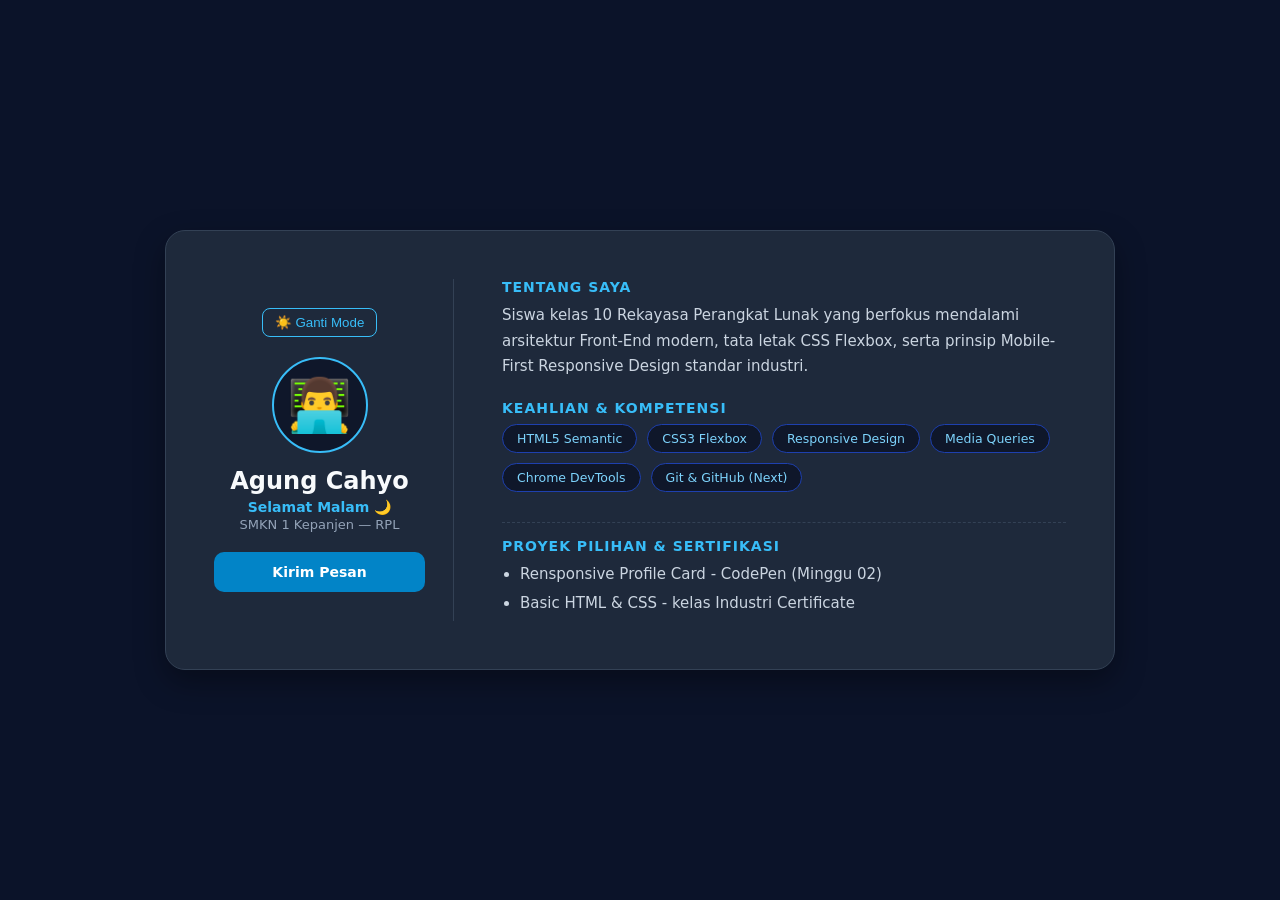
<file: index.html>
<!DOCTYPE html>
<html lang="en">
<head>
    <meta charset="UTF-8">
    <meta name="viewport" content="width=device-width, initial-scale=1.0">
    <title>Profil Digital Responsive - Agung Cahyo</title>
    <link rel="stylesheet" href="style.css">
    <script src="script.js" defer></script>
</head>
<body>
    <main class="page-wrapper">
        <!--Kartu Profil Utama-->
        <article class="profile-card">

            <!--Kolom Kiri / Header Profile-->
            <header class="card-aside">

                <!--1. Tanbahkan ini didalam <header class="card-aside">, diatas foto avatar -->

                <button id="btnToggleTema" class="btn-tema">
                    ☀️ Ganti Mode
                </button>

                <div class="avatar-box">
                    <span class="avatar-icon">👨‍💻</span>
                </div>
                <h1 class="student-name">Agung Cahyo</h1>
                <p class="student-role">Junior Web Developer</p>
                <p class="student-school">SMKN 1 Kepanjen — RPL</p>
                <a href="mailto:agungrplkanesa@gmail.com" class="btn-contact" id="btnKontak">Kirim Pesan</a>
            </header>

            <!--Kolom Kanan / konten Detail-->
            <section class="card-content">
                <div class="bio-section">
                    <h2 class="section-heading">Tentang Saya</h2>
                    <p class="bio-text">Siswa kelas 10 Rekayasa Perangkat Lunak yang berfokus mendalami arsitektur Front-End modern, tata letak CSS Flexbox, serta prinsip Mobile-First Responsive Design standar industri.</p>
                </div>

                <div class="skills-section">
                    <h2 class="section-heading">Keahlian & Kompetensi</h2>
                    <div class="skill-matrix">
                        <div class="skill-badge">HTML5 Semantic</div>
                        <div class="skill-badge">CSS3 Flexbox</div>
                        <div class="skill-badge">Responsive Design</div>
                        <div class="skill-badge">Media Queries</div>
                        <div class="skill-badge">Chrome DevTools</div>
                        <div class="skill-badge">Git & GitHub (Next)</div>
                    </div>
                </div>

                <!--TANTANGAN: Section Baru (Hanya Muncul Bagus di Desktop)-->
                <div class="extra-section">
                    <h2 class="section-heading">Proyek Pilihan & Sertifikasi</h2>
                    <ul class="bio-text project-list">
                      <li>Rensponsive Profile Card - CodePen (Minggu 02)</li>
                      <li>Basic HTML & CSS - kelas Industri Certificate</li>
                    </ul>

                </div>
            </section>
        </article>
    </main>
    <!--2. Tambahkan ini Sebelum tag penutup </body>-->
    <!--Modal Popup (Tersenbunyi secara default)-->
    <div id="modalKontak" class="modal-overlay">
        <div class="modal-box">
            <h2>kirim Pesan</h2>
            <p>Silakan hubungi saya melalui email: agungrplkanesa@gmail.com</p>
            <button id="btnTutupModal" class="btn-tutup">Tutup</button>
        </div>
    </div>
</body>
</html>
</file>
<file: style.css>
/* ===== 1. RESET % VARIABLE GLOBAL ===== */
* {
    margin: 0;
    padding: 0;
    box-sizing: border-box;
}

body {
    font-family: 'Segoe UI',  system-ui, -apple-system, sans-serif;
    background-color: #0b1329; /* Latar gelap modern */
    color: #e2e8f0;
    min-height: 100vh;
    display: flex;
    justify-content: center;
    align-items: center;
    padding: 16px;
}

/* ===== CSS Tombol Toggle ===== */

.btn-tema {
    background: transparent;
    border: 1px solid #38bdf8;
    color: #38bdf8;
    padding: 6px 12px;
    border-radius: 8px;
    cursor: pointer;
    margin-bottom: 20px;
    transition: 0.3s;
}

.btn-tema:hover {
    background: #38bdf8;
    color: #0b1329;
}

/* ===== CSS Light Mode (State) ===== */
/* Ketika body memiliki class .light-mode, timpa warna aslinya */

body.light-mode {
    background-color: #f8fafc;
    color: #0f172a;
}

body.light-mode .profile-card {
    background-color: #ffffff;
    border-color: #cbd5e1;
    box-shadow: 0 10px 25px rgba(0, 0, 0, 0.05);
}

body.light-mode .student-name {
    color: #0f172a;
}

body.light-mode .card-aside {
    border-color: #cbd5e1;
}

/* ===== CSS Modal Popup ===== */

.modal-overlay {
    position: fixed; /*Agar selalu di atas layar*/
    top: 0; left: 0; width: 100%; height: 100%;
    background-color: rgba(0, 0, 0, 0.7);
    display: none; /*Sembunyikan dari layar*/
    justify-content: center;
    align-items: center;
    z-index: 1000;
}

/* Class aktif untuk menampilkan modal*/

.modal-overlay.show {
    display: flex; /*Ubah ke flex agar nampil di tengah*/
}

.modal-box {
    background: #1e293b;
    padding: 30px;
    border-radius: 12px;
    text-align: center;
    width: 90%;
    max-width: 400px;
}

.btn-tutup {
    margin-top: 20px;
    background: #ef4444;
    color: white;
    border: none;
    padding: 8px 16px;
    border-radius: 6px;
    cursor: pointer;
}

.page-wrapper {
    width: 100%;
    max-width: 820px;
}

/* ===== 2. KARTU PROFIL (MOBILE: COLUMN) ===== */
.profile-card {
    background-color: #1e293b;
    border: 1px solid #334155;
    border-radius: 20px;
    padding: 24px;
    box-shadow: 0 12px 30px rgba(0, 0, 0, 0.35);
    display: flex;
    flex-direction: column; /*Bertumpuk vertikal di HP */
    gap: 24px;
}

/* ===== 3. BAGIAN ASIDE / HEADER PROFIL ===== */
.card-aside {
    display: flex;
    flex-direction: column;
    align-items: center;
    text-align: center;
    padding-bottom: 20px;
    border-bottom: 1px solid #334155;
}

.avatar-box {
    width: 84px;
    height: 84px;
    background: #0f172a;
    border: 2px solid #38bdf8;
    border-radius: 50%;
    display: flex;
    justify-content: center;
    align-items: center;
    font-size: 46px;
    margin-bottom: 14px;
    cursor: pointer;
     /* TANTANGAN: Efek transisi pada avatar */
    transition: transform 0.3s ease, box-shadow 0.3s ease;
}

/* TANTANGAN: Hover avatar membesar */
.avatar-box:hover {
    transform: scale(1.08);
    box-shadow: 0 0 18px rgba(56, 189, 248, 0.4);
}

.student-name {
    font-size: 22px;
    color: #f8fafc;
    font-weight: 700;
}

.student-role {
    color: #38bdf8;
    font-size: 14px;
    font-weight: 600;
    margin-top: 4px;
}

.student-school {
    color: #94a3b8;
    font-size: 13px;
    margin-top: 2px;
}

.btn-contact {
    margin-top: 16px;
    display: inline-block;
    width: 100%; /* Tombol lebar penuh di HP */
    text-align: center;
    background-color: #0284c7;
    color: #ffffff;
    text-decoration: none;
    padding: 12px 20px;
    border-radius: 10px;
    font-weight: 600;
    font-size: 14px;
    transition: all 0.2s ease;
}

.btn-contact:hover {
    background-color: #0369a1;
    transform: translateY(-2px);
}

/* ===== 4. BAGIAN KONTEN DETAIL ===== */
.card-content {
    display: flex;
    flex-direction: column;
    gap: 20px;
}

.section-heading {
    font-size: 14px;
    color: #38bdf8;
    text-transform: uppercase;
    letter-spacing: 1px;
    margin-bottom: 8px;
    font-weight: 700;
}

.bio-text {
    font-size: 14px;
    line-height: 1.7;
    color: #cbd5e1;
}

/* Skill Matrix dengan Flex Wrap */
.skill-matrix {
    display: flex;
    flex-wrap: wrap; /* Otomatis turun baris jika layar sempit */
    gap: 10px;
}

.skill-badge {
    background-color: #0f172a;
    border: 1px solid #1e40af;
    color: #7dd3fc;
    padding: 6px 14px;
    border-radius: 20px;
    font-size: 12.5px;
    font-weight: 500;
    /* TANTANGAN: Efek transisi pada badge */
    transition: all 0.2s ease;
}

/* TANTANGAN: Hover badge bergeser ke atas */
.skill-badge:hover {
    border-color: #38bdf8;
    background-color: #1e293b;
    color: #e2e8f0;
    transform: translateY(-3px) scale(1.02);
    box-shadow: 0 8px 18px rgba(56, 189, 248, 0.4);
}

/* Sembunyikan section extra secara default di mobile */
.extra-section {
    display: none;
}

.project-list {
  padding-left: 18px;
}

.project-list li {
    margin-bottom: 4px;
}


/* ===== 5. MEDIA QUERIES: TABLE & DESKTOP (>= 680PX) ===== */
@media screen and (min-width: 640px) {
    body {
        padding: 32px;
    }

    .profile-card {
        flex-direction: row; /* Berubah menjadi 2 Kolom berdampingan */
        align-items: stretch;
        padding: 36px;
        gap: 36px;
    }

    .card-aside {
        width: 240px; /* Lebar tetap untuk aside desktop */
        flex-shrink: 0;
        padding-bottom: 0;
        padding-right: 28px;
        border-bottom: none; /* Hilangkan garis bawah */
        border-right: 1px solid #334155; /* Ganti dengan garis pembatas vertikal */
        justify-content: center;
    }

    .avatar-box {
        width: 96px;
        height: 96px;
        font-size: 52px;
    }

    .student-name {
        font-size: 24px;
    }

    .btn-contact {
        width: 100%;
        margin-top: 20px;
    }

    .card-content {
        flex: 1; /* Mengisi sisa ruang kosong di sebelah kanan */
        justify-content: center;
    }

    .bio-text {
        font-size: 15px;
    }
}

/* ===== 6. TANTANGAN: BREAKPOINT DESKTOP LEBAR (>= 1024px) =====*/
@media screen and (min-width: 1024px) {
    .page-wrapper {
        max-width: 950px; /*Melebarkan kontainer utama */
    }

    .profile-card {
        padding: 48px;
        gap: 48px;
        background-color: #1e293b;
    }

    /*Munculkan section extra khusus di layar lebar */
    .extra-section {
        display: block;
        margin-top: 10px;
        padding-top: 15px;
        border-top: 1px dashed #334155;
    }
}

/* Tambahkan di baris paling bawah modul-3.css */

.avatar-box.putar-avatar {
    transform: scale(1.08) rotate(360deg);
}
</file>
<file: modul-3.css>
/* ===== 1. RESET % VARIABLE GLOBAL ===== */
* {
    margin: 0;
    padding: 0;
    box-sizing: border-box;
}

body {
    font-family: 'Segoe UI',  system-ui, -apple-system, sans-serif;
    background-color: #0b1329; /* Latar gelap modern */
    color: #e2e8f0;
    min-height: 100vh;
    display: flex;
    justify-content: center;
    align-items: center;
    padding: 16px;
}

/* ===== CSS Tombol Toggle ===== */

.btn-tema {
    background: transparent;
    border: 1px solid #38bdf8;
    color: #38bdf8;
    padding: 6px 12px;
    border-radius: 8px;
    cursor: pointer;
    margin-bottom: 20px;
    transition: 0.3s;
}

.btn-tema:hover {
    background: #38bdf8;
    color: #0b1329;
}

/* ===== CSS Light Mode (State) ===== */
/* Ketika body memiliki class .light-mode, timpa warna aslinya */

body.light-mode {
    background-color: #f8fafc;
    color: #0f172a;
}

body.light-mode .profile-card {
    background-color: #ffffff;
    border-color: #cbd5e1;
    box-shadow: 0 10px 25px rgba(0, 0, 0, 0.05);
}

body.light-mode .student-name {
    color: #0f172a;
}

body.light-mode .card-aside {
    border-color: #cbd5e1;
}

/* ===== CSS Modal Popup ===== */

.modal-overlay {
    position: fixed; /*Agar selalu di atas layar*/
    top: 0; left: 0; width: 100%; height: 100%;
    background-color: rgba(0, 0, 0, 0.7);
    display: none; /*Sembunyikan dari layar*/
    justify-content: center;
    align-items: center;
    z-index: 1000;
}

/* Class aktif untuk menampilkan modal*/

.modal-overlay.show {
    display: flex; /*Ubah ke flex agar nampil di tengah*/
}

.modal-box {
    background: #1e293b;
    padding: 30px;
    border-radius: 12px;
    text-align: center;
    width: 90%;
    max-width: 400px;
}

.btn-tutup {
    margin-top: 20px;
    background: #ef4444;
    color: white;
    border: none;
    padding: 8px 16px;
    border-radius: 6px;
    cursor: pointer;
}

.page-wrapper {
    width: 100%;
    max-width: 820px;
}

/* ===== 2. KARTU PROFIL (MOBILE: COLUMN) ===== */
.profile-card {
    background-color: #1e293b;
    border: 1px solid #334155;
    border-radius: 20px;
    padding: 24px;
    box-shadow: 0 12px 30px rgba(0, 0, 0, 0.35);
    display: flex;
    flex-direction: column; /*Bertumpuk vertikal di HP */
    gap: 24px;
}

/* ===== 3. BAGIAN ASIDE / HEADER PROFIL ===== */
.card-aside {
    display: flex;
    flex-direction: column;
    align-items: center;
    text-align: center;
    padding-bottom: 20px;
    border-bottom: 1px solid #334155;
}

.avatar-box {
    width: 84px;
    height: 84px;
    background: #0f172a;
    border: 2px solid #38bdf8;
    border-radius: 50%;
    display: flex;
    justify-content: center;
    align-items: center;
    font-size: 46px;
    margin-bottom: 14px;
    cursor: pointer;
     /* TANTANGAN: Efek transisi pada avatar */
    transition: transform 0.3s ease, box-shadow 0.3s ease;
}

/* TANTANGAN: Hover avatar membesar */
.avatar-box:hover {
    transform: scale(1.08);
    box-shadow: 0 0 18px rgba(56, 189, 248, 0.4);
}

.student-name {
    font-size: 22px;
    color: #f8fafc;
    font-weight: 700;
}

.student-role {
    color: #38bdf8;
    font-size: 14px;
    font-weight: 600;
    margin-top: 4px;
}

.student-school {
    color: #94a3b8;
    font-size: 13px;
    margin-top: 2px;
}

.btn-contact {
    margin-top: 16px;
    display: inline-block;
    width: 100%; /* Tombol lebar penuh di HP */
    text-align: center;
    background-color: #0284c7;
    color: #ffffff;
    text-decoration: none;
    padding: 12px 20px;
    border-radius: 10px;
    font-weight: 600;
    font-size: 14px;
    transition: all 0.2s ease;
}

.btn-contact:hover {
    background-color: #0369a1;
    transform: translateY(-2px);
}

/* ===== 4. BAGIAN KONTEN DETAIL ===== */
.card-content {
    display: flex;
    flex-direction: column;
    gap: 20px;
}

.section-heading {
    font-size: 14px;
    color: #38bdf8;
    text-transform: uppercase;
    letter-spacing: 1px;
    margin-bottom: 8px;
    font-weight: 700;
}

.bio-text {
    font-size: 14px;
    line-height: 1.7;
    color: #cbd5e1;
}

/* Skill Matrix dengan Flex Wrap */
.skill-matrix {
    display: flex;
    flex-wrap: wrap; /* Otomatis turun baris jika layar sempit */
    gap: 10px;
}

.skill-badge {
    background-color: #0f172a;
    border: 1px solid #1e40af;
    color: #7dd3fc;
    padding: 6px 14px;
    border-radius: 20px;
    font-size: 12.5px;
    font-weight: 500;
    /* TANTANGAN: Efek transisi pada badge */
    transition: all 0.2s ease;
}

/* TANTANGAN: Hover badge bergeser ke atas */
.skill-badge:hover {
    border-color: #38bdf8;
    background-color: #1e293b;
    color: #e2e8f0;
    transform: translateY(-3px) scale(1.02);
    box-shadow: 0 8px 18px rgba(56, 189, 248, 0.4);
}

/* Sembunyikan section extra secara default di mobile */
.extra-section {
    display: none;
}

.project-list {
  padding-left: 18px;
}

.project-list li {
    margin-bottom: 4px;
}


/* ===== 5. MEDIA QUERIES: TABLE & DESKTOP (>= 680PX) ===== */
@media screen and (min-width: 640px) {
    body {
        padding: 32px;
    }

    .profile-card {
        flex-direction: row; /* Berubah menjadi 2 Kolom berdampingan */
        align-items: stretch;
        padding: 36px;
        gap: 36px;
    }

    .card-aside {
        width: 240px; /* Lebar tetap untuk aside desktop */
        flex-shrink: 0;
        padding-bottom: 0;
        padding-right: 28px;
        border-bottom: none; /* Hilangkan garis bawah */
        border-right: 1px solid #334155; /* Ganti dengan garis pembatas vertikal */
        justify-content: center;
    }

    .avatar-box {
        width: 96px;
        height: 96px;
        font-size: 52px;
    }

    .student-name {
        font-size: 24px;
    }

    .btn-contact {
        width: 100%;
        margin-top: 20px;
    }

    .card-content {
        flex: 1; /* Mengisi sisa ruang kosong di sebelah kanan */
        justify-content: center;
    }

    .bio-text {
        font-size: 15px;
    }
}

/* ===== 6. TANTANGAN: BREAKPOINT DESKTOP LEBAR (>= 1024px) =====*/
@media screen and (min-width: 1024px) {
    .page-wrapper {
        max-width: 950px; /*Melebarkan kontainer utama */
    }

    .profile-card {
        padding: 48px;
        gap: 48px;
        background-color: #1e293b;
    }

    /*Munculkan section extra khusus di layar lebar */
    .extra-section {
        display: block;
        margin-top: 10px;
        padding-top: 15px;
        border-top: 1px dashed #334155;
    }
}

/* Tambahkan di baris paling bawah modul-3.css */

.avatar-box.putar-avatar {
    transform: scale(1.08) rotate(360deg);
}
</file>
